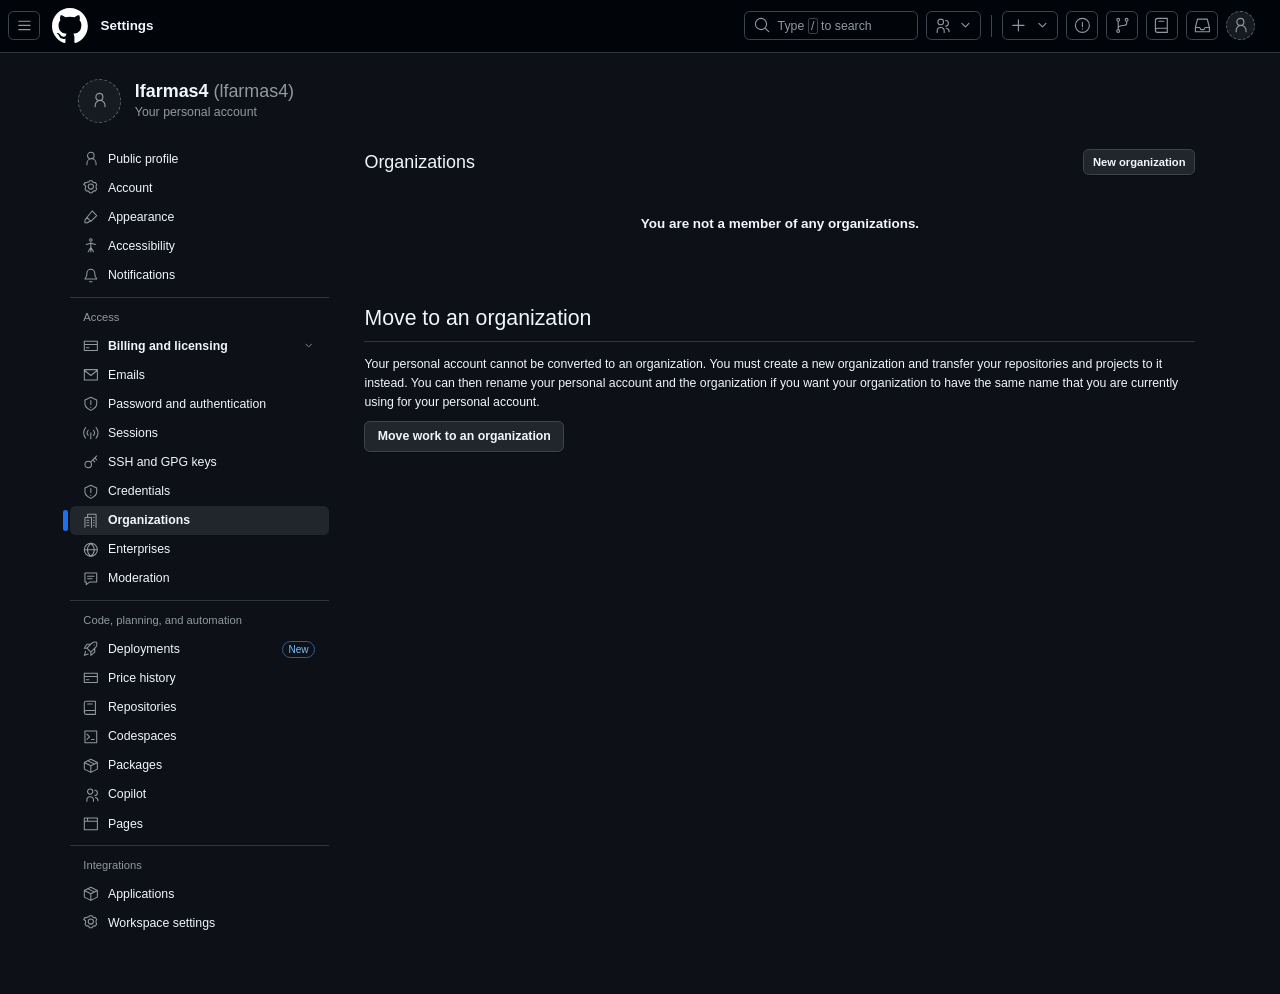
<file: index.html>
<!doctype html>
<html lang="en">
<head>
  <meta charset="UTF-8">
  <meta name="viewport" content="width=device-width, initial-scale=1.0">
  <meta name="theme-color" content="#0d1117">
  <meta name="description" content="Your workspace to value files, manage deployments, and view billing and payment history.">
  <meta http-equiv="Content-Security-Policy" content="default-src 'self'; script-src 'self'; style-src 'self' 'unsafe-inline'; img-src 'self' data: blob:; connect-src 'self'; object-src 'none'; base-uri 'self'; form-action 'none'">
  <title>Settings · GitHub</title>
  <link rel="icon" href="icon.svg" type="image/svg+xml">
  <link rel="stylesheet" href="styles.css">
  <link rel="stylesheet" href="valuation.css">
  <link rel="stylesheet" href="checkout.css">
  <link rel="stylesheet" href="billing.css">
  <script type="module" src="app.mjs"></script>
</head>
<body>
  <header class="topbar" id="topbar"></header>
  <div class="shell">
    <div class="account-heading" id="account-heading"></div>
    <div class="settings-layout"><aside class="sidebar" id="sidebar" aria-label="Settings navigation"></aside><main id="main" tabindex="-1"></main></div>
  </div>
  <input id="avatar-input" type="file" accept="image/png,image/jpeg,image/webp" hidden>
  <input id="logo-input" type="file" accept="image/png,image/jpeg,image/webp" hidden>
  <input id="mascot-input" type="file" accept="image/png,image/jpeg,image/webp" hidden>
  <dialog id="modal"><div id="modal-content"></div></dialog>
  <div id="toast" class="toast" role="status" aria-live="polite"></div>
</body>
</html>
</file>
<file: styles.css>
:root{color-scheme:dark;--bg:#0d1117;--top:#010409;--muted:#9198a1;--text:#f0f6fc;--border:#3d444d;--soft:#21262d;--blue:#4493f8;--green:#238636;--font:-apple-system,BlinkMacSystemFont,"Segoe UI",Arial,sans-serif}
*{box-sizing:border-box}body{margin:0;background:var(--bg);color:var(--text);font:12px/1.5 var(--font)}button,input,select,textarea,code,pre,kbd,samp,.mono{font:inherit;font-family:var(--font)}button,a,input,select,summary{outline-offset:3px}button,a{touch-action:manipulation}a{color:var(--blue);text-decoration:none}a:hover{text-decoration:underline}button{cursor:pointer}button:disabled{cursor:default;opacity:.45}svg.icon{width:15px;height:15px;flex:none;vertical-align:-3px;fill:none;stroke:currentColor;stroke-width:1.6;stroke-linecap:round;stroke-linejoin:round}button svg{vertical-align:-3px}button{color:var(--text)}.topbar{height:47px;padding:0 22px 0 7px;display:flex;align-items:center;gap:11px;background:var(--top);border-bottom:1px solid #30363d}.brand{width:32px;height:32px;display:block;fill:#ffffff}.top-title{font-size:12px;font-weight:600}.top-actions{display:flex;align-items:center;gap:7px;margin-left:auto}.icon-button{height:26px;min-width:26px;display:inline-flex;align-items:center;justify-content:center;gap:6px;background:transparent;border:1px solid var(--border);border-radius:5px;padding:4px 6px;color:var(--muted)}.icon-button:hover{background:var(--soft);color:var(--text)}.top-search{height:26px;display:flex;align-items:center;width:155px;color:var(--muted);border:1px solid var(--border);border-radius:5px;padding:0 8px;gap:6px;background:transparent;text-align:left;font-size:11px}.top-search kbd{border:1px solid var(--border);border-radius:2px;line-height:12px;padding:0 2px}.separator{height:20px;border-left:1px solid var(--border);margin:0 2px}.avatar{width:39px;height:39px;border-radius:50%;border:1px dashed #57606a;background:#161b22;color:#9198a1;display:inline-flex;align-items:center;justify-content:center;overflow:hidden;padding:0;flex:none}.avatar img{width:100%;height:100%;object-fit:cover}.avatar.small{width:26px;height:26px;font-size:10px}.shell{max-width:1032px;margin:0 auto;padding:23px 7px 50px}.account-heading{height:40px;display:flex;align-items:center;gap:12px}.account-name{font-size:16px;font-weight:600;line-height:21px}.account-name span{font-weight:400;color:var(--muted)}.account-caption{color:var(--muted);font-size:11px}.settings-layout{display:grid;grid-template-columns:231px minmax(0,742px);gap:32px;margin-top:19px}.sidebar{min-width:0}.nav-link,.nav-toggle{color:var(--text);height:26px;padding:4px 12px;display:flex;align-items:center;gap:8px;position:relative;border:0;width:100%;background:none;text-align:left;white-space:nowrap;border-radius:5px;font-size:11px}.nav-link:hover,.nav-toggle:hover{background:#161b22;text-decoration:none}.nav-link .icon,.nav-toggle .icon{color:var(--muted);width:14px;height:14px}.nav-link.active{background:var(--soft);font-weight:600}.nav-link.active:before{content:"";position:absolute;left:-6px;top:4px;bottom:4px;width:4px;border-radius:2px;background:#1f6feb}.nav-toggle{font-weight:600}.nav-toggle .chevron{margin-left:auto;width:12px}.nav-sub .nav-link{padding-left:33px;font-size:10px;height:25.5px}.nav-section{border-top:1px solid #30363d;margin-top:6px;padding-top:10px}.nav-label{font-size:10px;color:var(--muted);padding:0 12px 5px}.nav-new{font-size:9px;margin-left:auto;padding:0 5px;border:1px solid #315d8f;color:#79c0ff;border-radius:10px}.page-heading{display:flex;align-items:center;justify-content:space-between;margin:0 0 24px;padding:0 0 7px;border-bottom:1px solid #30363d;gap:10px;min-height:30px}.page-heading h1,h2{font-size:19px;line-height:1.5;font-weight:400;margin:0}.page-heading.no-border{border:0;padding:0;margin-bottom:0}.page-heading h1.small-title{font-size:16px}.btn{min-height:27px;border:1px solid var(--border);border-radius:5px;background:var(--soft);color:var(--text);padding:3px 11px;font-size:11px;font-weight:600;box-shadow:0 1px 0 #01040966;display:inline-flex;align-items:center;justify-content:center;gap:6px;white-space:nowrap}.btn:hover{background:#30363d;border-color:#6e7681;text-decoration:none}.btn.small{min-height:23px;padding:2px 8px;font-size:10px}.btn.primary{background:var(--green);border-color:#2ea043}.btn.primary:hover{background:#2ea043}.btn.blue{background:#1f6feb;border-color:#388bfd}.btn.danger{color:#f85149}.btn.link{border:0;box-shadow:none;background:none;color:var(--blue);padding:0}.muted{color:var(--muted)}.text-small{font-size:10px}.organization-page .page-heading{margin-top:1px}.empty-org{height:81px;display:flex;align-items:center;justify-content:center;font-weight:600;font-size:12px}.move-org{margin-top:30px}.move-org h2{border-bottom:1px solid #30363d;padding-bottom:5px;margin-bottom:12px}.move-org p{font-size:11px;margin:0 0 8px;line-height:17px}.org-card{display:flex;align-items:center;gap:12px;border:1px solid var(--border);padding:15px;border-radius:6px;margin:22px 0}.org-card strong{font-size:14px}.mascot-placeholder{position:fixed;right:max(25px,calc((100vw - 1130px)/2 - 12px));top:55%;background:transparent;border:1px dashed #30363d;border-radius:8px;width:63px;height:89px;color:#57606a;font-size:9px;display:flex;flex-direction:column;align-items:center;justify-content:center;gap:5px;opacity:.7}.mascot-placeholder:hover{opacity:1;border-color:#6e7681}.mascot-placeholder .image-slot{border:1px solid #3d444d;border-radius:5px;width:32px;height:34px;font-size:20px;line-height:32px}.mascot-placeholder.has-image{border:0;padding:0;width:80px;height:110px;opacity:1}.mascot-placeholder img{width:100%;height:100%;object-fit:contain}.notice{display:flex;align-items:center;gap:8px;border:1px solid #6e4d00;border-radius:5px;background:#282214;padding:8px 12px;min-height:45px;font-size:11px;margin-bottom:13px}.notice .icon{color:#d29922}.notice .btn{margin-left:auto}.notice .close{margin-left:0;border:0;background:transparent;color:#bb8b26;padding:0 0 0 5px}.usage-page .page-heading{margin-bottom:12px}.usage-page .page-heading h1{font-size:16px}.filters{display:flex;gap:6px;margin-bottom:12px}.search-field{border:1px solid var(--border);border-radius:5px;display:flex;align-items:center;gap:7px;padding:0 9px;min-width:0;flex:1;height:27px;color:var(--muted)}.search-field input{border:0;background:transparent;color:var(--text);width:100%;min-width:0;font-size:11px;outline:0}.select{border:1px solid var(--border);border-radius:5px;background:var(--soft);color:var(--text);height:27px;padding:0 9px;font-size:11px;font-weight:600;max-width:210px}.chart-card{border:1px solid var(--border);border-radius:5px;padding:13px 13px 7px;overflow:hidden}.chart-heading{display:flex;justify-content:space-between;align-items:flex-start;font-size:11px;font-weight:600}.chart-dates{font-size:10px;color:var(--muted);font-weight:400;margin-top:3px}.bare-icon{background:none;border:0;padding:1px 3px;color:var(--muted);cursor:pointer}.chart-legend{font-size:9px;display:flex;gap:4px;align-items:center;margin:17px 0 2px 4px}.chart-legend:before{content:"";width:14px;height:2px;background:#008cff}.usage-chart{width:100%;height:auto;display:block;overflow:visible}.usage-chart text{font-family:var(--font);font-size:9px;fill:#9198a1}.usage-chart .grid{stroke:#30363d;stroke-width:.8}.usage-chart .data-line{stroke:#008cff;stroke-width:1.6;fill:none;stroke-linecap:round;stroke-linejoin:round}.chart-tooltip{position:absolute;padding:5px 8px;background:#21262d;border:1px solid #57606a;border-radius:4px;pointer-events:none;font-size:10px}.history-page{padding-top:1px}.history-page .page-heading{margin-bottom:25px}.table-wrap{border:1px solid var(--border);border-radius:5px;overflow:auto}.data-table{width:100%;border-collapse:collapse;font-size:10px;white-space:nowrap}.data-table th{text-align:left;font-weight:600;background:#161b22;padding:7px 7px;border-bottom:1px solid var(--border)}.data-table td{padding:6px 7px;border-bottom:1px solid #30363d}.data-table tr:last-child td{border-bottom:0}.data-table .mono{font-family:var(--font);font-size:10px;font-weight:600}.status{display:inline-flex;align-items:center;gap:4px;color:#3fb950;border:1px solid #1c5128;background:#0d1b12;padding:0 5px;border-radius:10px;font-size:9px;line-height:15px}.table-action{background:none;border:0;padding:0 4px;color:#4493f8}.table-action .icon{width:13px;height:13px}.currency-note{font-size:10px;color:var(--muted);margin-top:16px}.history-extra{margin-top:26px;border-top:1px solid #21262d;padding-top:14px;display:flex;align-items:center;justify-content:space-between;gap:12px}.history-extra p{margin:0;font-size:11px}.deploy-page .page-heading{margin-bottom:13px}.deploy-page .page-heading h1{font-size:20px}.page-description{font-size:12px;color:var(--muted);margin:0 0 22px}.eyebrow{font-size:10px;letter-spacing:.08em;text-transform:uppercase;color:var(--muted);margin-bottom:3px}.upload-card{border:1px solid var(--border);border-radius:6px;overflow:hidden}.card-header{display:flex;align-items:center;justify-content:space-between;padding:12px 15px;background:#161b22;border-bottom:1px solid #30363d;gap:8px}.card-header strong{font-size:12px}.badge{border:1px solid var(--border);color:var(--muted);padding:0 7px;border-radius:12px;font-size:10px;line-height:18px}.drop-zone{margin:16px;border:1px dashed #57606a;border-radius:6px;min-height:178px;display:flex;align-items:center;justify-content:center;flex-direction:column;text-align:center;position:relative;padding:24px;transition:background .15s,border .15s}.drop-zone:hover,.drop-zone.dragover{border-color:var(--blue);background:#0c192b}.drop-zone>svg{width:30px;height:30px;color:#7d8590;margin-bottom:10px;stroke-width:1.2}.drop-zone strong{font-size:14px;font-weight:500}.drop-zone p{font-size:11px;color:var(--muted);margin:5px 0 13px}.drop-zone .file-picker{position:absolute;inset:0;opacity:0;cursor:pointer;width:100%;height:100%}.drop-zone .btn{pointer-events:none}.upload-foot{display:flex;justify-content:space-between;align-items:center;padding:0 16px 14px;font-size:10px;color:var(--muted);gap:10px}.quote-bar{border-top:1px solid #30363d;background:#161b22;display:flex;align-items:center;padding:15px 16px;gap:20px}.quote-metric{padding-right:20px;border-right:1px solid #30363d}.quote-metric span{display:block;color:var(--muted);font-size:10px}.quote-metric strong{font-size:17px;display:block;font-weight:500;margin-top:2px}.quote-total{margin-left:auto;text-align:right}.quote-total span{display:block;color:var(--muted);font-size:10px}.quote-total strong{font-size:22px;font-weight:600}.files-list{margin:0 16px 16px}.file-row{display:flex;align-items:center;gap:9px;padding:9px 0;border-top:1px solid #21262d;font-size:11px}.file-row>.icon{color:var(--muted)}.file-row .file-info{min-width:0;flex:1}.file-row .file-name{display:block;overflow:hidden;text-overflow:ellipsis;white-space:nowrap}.file-row small{color:var(--muted)}.section-heading{display:flex;justify-content:space-between;align-items:center;margin:24px 0 12px;gap:10px}.section-heading h2{font-size:14px;font-weight:600}.example-grid{display:grid;grid-template-columns:repeat(3,minmax(0,1fr));gap:10px}.example-card{padding:14px;border:1px solid var(--border);border-radius:6px;min-width:0;display:flex;flex-direction:column}.example-top{display:flex;align-items:center;gap:7px;margin-bottom:10px;color:var(--blue);font-weight:600}.example-top .badge{margin-left:auto;font-size:9px;padding:0 5px;color:var(--muted)}.example-card p{font-size:10px;color:var(--muted);margin:0 0 12px;min-height:30px}.example-card h3{font-size:12px;line-height:1.4;margin:0;font-weight:600;white-space:nowrap}.example-data{display:flex;justify-content:space-between;align-items:center;margin-top:auto;font-size:10px}.example-data strong{font-size:13px;font-weight:600}.example-actions{display:flex;gap:5px;margin-top:12px}.example-actions .btn{flex:1;font-size:10px}.language{font-size:9px;color:var(--muted);display:flex;gap:5px;align-items:center;margin-top:9px}.language-dot{width:8px;height:8px;border-radius:50%}.activity-panel{margin-top:22px}.activity-empty{padding:18px;text-align:center;color:var(--muted);border:1px solid #30363d;border-radius:5px;font-size:11px}.page-footer{font-size:10px;color:#57606a;display:flex;gap:14px;margin-top:30px;padding-top:12px;border-top:1px solid #21262d}.usage-activity{margin-top:25px}.usage-activity .section-heading{margin-top:0}.date-control{background:var(--bg);border:1px solid var(--border);border-radius:5px;color:var(--text);height:27px;padding:3px 8px;font-size:11px}.popover{position:fixed;z-index:20;background:#161b22;border:1px solid var(--border);border-radius:8px;min-width:210px;padding:7px;box-shadow:0 8px 24px #010409bb}.popover button,.popover a{background:transparent;border:0;color:var(--text);font-size:11px;text-align:left;width:100%;padding:6px 9px;display:flex;align-items:center;gap:9px;border-radius:4px}.popover button:hover,.popover a:hover{background:#1f6feb;color:white;text-decoration:none}.popover hr{border:0;border-top:1px solid var(--border);margin:5px -7px}.popover-title{color:var(--muted);font-size:10px;padding:6px 9px}.form-grid{display:grid;grid-template-columns:1fr 1fr;gap:15px}.field{display:flex;flex-direction:column;gap:6px;font-size:12px;font-weight:600}.field.full{grid-column:1/-1}.field input,.field select,.field textarea{width:100%;border:1px solid var(--border);border-radius:5px;padding:7px 10px;background:var(--bg);color:var(--text);font-weight:400;min-width:0}.field textarea{min-height:80px;resize:vertical}.field small{font-weight:400;color:var(--muted);font-size:10px}.field input:focus,.field select:focus,.field textarea:focus{outline:2px solid #1f6feb;outline-offset:-1px}.form-actions{display:flex;justify-content:flex-end;gap:8px;padding-top:20px}.panel{border:1px solid var(--border);border-radius:6px;padding:20px}.settings-form{max-width:540px}.settings-form .field{margin-bottom:15px}.settings-form .form-actions{justify-content:flex-start}.form-error{color:#f85149;font-size:11px;margin-top:12px}.hint{font-size:11px;color:var(--muted);margin:10px 0}.file-upload-small{border:1px dashed #57606a;border-radius:5px;padding:13px;font-size:11px}.attachments{display:flex;flex-direction:column;gap:5px;margin-top:8px}.attachment-chip{display:flex;align-items:center;gap:7px;background:#161b22;padding:7px 9px;border:1px solid #30363d;border-radius:4px;font-size:10px}.attachment-chip .bare-icon{margin-left:auto}.record-prompt{display:flex;align-items:center;gap:7px;font-size:10px;color:var(--muted);margin-bottom:13px}dialog{width:min(490px,calc(100vw - 30px));max-height:90vh;overflow:auto;padding:0;border:1px solid var(--border);border-radius:9px;background:var(--bg);color:var(--text);box-shadow:0 20px 70px #0009}dialog::backdrop{background:#010409b0;backdrop-filter:blur(2px)}.modal-header{display:flex;align-items:center;justify-content:space-between;padding:15px 20px;background:#161b22;border-bottom:1px solid #30363d}.modal-header h2{font-size:14px;font-weight:600}.modal-body{padding:21px}.modal-body h3{font-size:13px;font-weight:600;margin:0 0 10px}.modal-body p{font-size:11px}.checkout-brand{display:flex;align-items:center;gap:9px;margin-bottom:23px;font-size:13px;font-weight:600}.checkout-brand img{width:25px}.checkout-amount{font-size:32px;font-weight:600;letter-spacing:-.7px;margin:2px 0 20px}.checkout-amount span{font-size:13px;color:var(--muted);font-weight:400;letter-spacing:0;margin-left:6px}.checkout-line{display:flex;justify-content:space-between;gap:10px;font-size:12px;margin:10px 0}.checkout-line.total{border-top:1px solid var(--border);padding-top:12px;font-weight:600}.payment-method{display:flex;align-items:center;gap:9px;border:1px solid var(--border);border-radius:6px;padding:13px;margin:8px 0;font-size:12px;cursor:pointer}.payment-method:has(input:checked){border-color:#4493f8;background:#0d1c30}.payment-method input{accent-color:#4493f8;margin:0}.card-logo{font-size:8px;font-weight:800;border:1px solid #57606a;padding:2px 4px;border-radius:3px}.checkout-pay{width:100%;height:35px;font-size:12px;margin-top:18px}.checkout-lock{font-size:10px;color:var(--muted);display:flex;justify-content:center;gap:6px;margin-top:10px}.success-check{width:55px;height:55px;border:1px solid #2ea043;border-radius:50%;display:flex;align-items:center;justify-content:center;color:#3fb950;background:#0f2818;margin:3px auto 15px}.success-check .icon{width:28px;height:28px}.success-body{text-align:center;padding:28px 20px}.success-body h2{font-weight:600;font-size:20px}.success-body p{color:var(--muted)}.receipt{border:1px solid var(--border);border-radius:5px;margin-top:18px;padding:12px;text-align:left}.receipt .checkout-line{font-size:11px}.toast{position:fixed;bottom:23px;left:50%;transform:translate(-50%,15px);background:#21262d;border:1px solid #3d444d;border-radius:6px;padding:11px 17px;color:var(--text);font-size:12px;box-shadow:0 4px 20px #0008;z-index:100;opacity:0;pointer-events:none;transition:.2s;max-width:90vw}.toast.show{opacity:1;transform:translate(-50%,0)}.mobile-label{display:none}.subtle-link{font-size:10px;color:var(--muted)}.toggle-row{display:flex;align-items:center;justify-content:space-between;border-bottom:1px solid #30363d;padding:13px 0;font-size:12px}.toggle-row input{accent-color:#238636}.hidden{display:none!important}.empty-search{text-align:center;padding:25px;color:var(--muted)}.accessibility-spacer{min-height:300px}.info-callout{padding:11px 13px;border:1px solid #30363d;border-radius:5px;color:var(--muted);font-size:11px;margin:12px 0}.internal-note{font-size:10px;color:var(--muted);margin-bottom:20px}
@media(min-width:1500px){.shell{max-width:1100px}.settings-layout{grid-template-columns:250px minmax(0,1fr)}.mascot-placeholder{right:calc((100vw - 1270px)/2)}}
@media(max-width:1150px){.shell{margin:0 35px}.mascot-placeholder{display:none}.settings-layout{grid-template-columns:210px minmax(0,1fr);gap:25px}.top-actions .optional{display:none}}
@media(max-width:800px){.shell{margin:0 20px}.settings-layout{grid-template-columns:175px minmax(0,1fr);gap:20px}.sidebar .nav-link,.sidebar .nav-toggle{font-size:10px;padding-left:8px}.sidebar .nav-sub .nav-link{padding-left:28px;font-size:9px}.nav-new{display:none}.example-grid{grid-template-columns:1fr}.example-card p{min-height:0}.example-top{margin-bottom:4px}.example-actions{margin-top:8px}.example-data{margin-top:0}.quote-bar{gap:12px;flex-wrap:wrap}.quote-metric{padding-right:12px}.quote-total strong{font-size:19px}.filters{flex-wrap:wrap}.filters .search-field{flex-basis:100%}.chart-card{padding:10px}.top-search{width:150px}.history-extra{align-items:flex-start;flex-direction:column}.page-heading h1{font-size:18px}}
@media(max-width:560px){.topbar{padding:0 12px;height:49px;gap:9px}.top-actions .desktop{display:none}.top-search{width:28px;justify-content:center;padding:0;border:0}.top-search span,.top-search kbd{display:none}.shell{margin:0 16px;padding-top:18px}.settings-layout{grid-template-columns:1fr;margin-top:18px;gap:20px}.sidebar{display:flex;gap:5px;overflow-x:auto;padding:3px 1px 7px;border-bottom:1px solid #30363d}.sidebar .nav-group,.sidebar .nav-section{display:contents}.sidebar .nav-label,.sidebar .nav-toggle,.sidebar .nav-link:not(.mobile-tab){display:none}.sidebar .nav-sub{display:contents}.sidebar .nav-link.mobile-tab{width:auto;flex:none;font-size:11px;height:29px;padding:5px 10px}.sidebar .nav-link.active:before{left:10px;right:10px;top:auto;bottom:-5px;height:2px;width:auto}.account-name{font-size:15px}.account-heading .avatar{width:34px;height:34px}.example-grid{grid-template-columns:1fr}.drop-zone{margin:12px;min-height:170px;padding:16px}.drop-zone strong{font-size:13px}.quote-bar{padding:13px;gap:10px}.quote-total{margin-left:auto}.quote-bar>.btn{width:100%;height:32px}.quote-metric{border:0}.upload-foot{padding:0 12px 12px;font-size:9px}.page-description{font-size:11px}.notice{flex-wrap:wrap;font-size:10px;padding:9px}.notice .btn{font-size:9px;margin-left:auto}.notice .close{margin-left:0}.page-heading{gap:8px}.page-heading h1.small-title{font-size:15px}.form-grid{gap:12px}.top-title{font-size:11px}.page-footer{gap:10px}.filters .select{flex:1;font-size:10px;padding:0 6px}.mascot-placeholder{display:none}}

.organization-page .page-heading h1{font-size:16px}.account-heading{padding-left:7px}.usage-page{margin-top:-8px}

.history-page .data-table{table-layout:fixed}.history-page .data-table th:nth-child(1){width:16.5%}.history-page .data-table th:nth-child(2){width:16.2%}.history-page .data-table th:nth-child(3){width:24.5%}.history-page .data-table th:nth-child(4){width:16.4%}.history-page .data-table th:nth-child(5){width:9.7%}.history-page .data-table th:nth-child(6){width:8.2%}.history-page .data-table th:nth-child(7){width:8.5%}@media(max-width:800px){.history-page .data-table{table-layout:auto}}

@media(min-width:900px){body{zoom:var(--ui-scale,1.12)}}.brand{object-fit:contain}.identity-settings h2,.workspace-rates h2{font-size:14px;font-weight:600;margin-bottom:17px}.identity-grid{display:grid;grid-template-columns:repeat(3,1fr);gap:20px}.field-label{display:block;color:var(--muted);font-size:11px;margin-bottom:12px}.identity-preview{width:68px;height:68px;border:1px dashed #57606a;border-radius:8px;background:#161b22;padding:8px;display:flex;align-items:center;justify-content:center;margin-bottom:12px;color:var(--muted)}.identity-preview.round{border-radius:50%}.identity-preview img{width:100%;height:100%;object-fit:contain}.identity-preview.round img{object-fit:cover;border-radius:50%}.identity-preview .icon{width:27px;height:27px}.workspace-rates{margin-top:20px}@media(max-width:560px){.identity-grid{gap:10px}.identity-grid .field-label{font-size:10px}.identity-grid .btn{font-size:9px}}


.portfolio-grid{display:grid;grid-template-columns:1fr 1fr;gap:12px}.portfolio-card{border:1px solid var(--border);border-top:2px solid #1f6feb;border-radius:8px;padding:15px}.portfolio-card.fitcode{border-top-color:#00a878}.portfolio-card-title{display:flex;gap:10px;align-items:center}.portfolio-card-title img,.portfolio-letter{width:32px;height:32px;object-fit:contain;border-radius:7px}.portfolio-letter{background:#112d26;color:#46d9aa;display:flex;align-items:center;justify-content:center;font-weight:700;font-size:19px}.portfolio-card-title h2{font-size:14px;font-weight:600;line-height:1.3}.portfolio-card-title small{font-size:8px;color:var(--muted)}.portfolio-metrics{display:grid;grid-template-columns:1fr 1fr;gap:14px;margin-top:17px}.portfolio-metrics span,.portfolio-metrics small{display:block;color:var(--muted);font-size:9px}.portfolio-metrics strong{font-size:15px;font-weight:500;display:block;margin:1px 0}.portfolio-metrics strong.growth-positive{color:#d29922}.portfolio-metrics strong.growth-negative{color:#3fb950}.portfolio-progress{border-top:1px solid #30363d;margin-top:14px;padding-top:12px;display:flex;align-items:center;gap:8px}.portfolio-progress>span{flex:1;background:#21262d;height:4px;border-radius:3px;overflow:hidden}.portfolio-progress i{display:block;background:#1f6feb;height:100%}.fitcode .portfolio-progress i{background:#00a878}.portfolio-progress small{font-size:8px}.valuation-chart{margin-top:15px}.valuation-title{border:0;background:transparent;color:var(--blue);padding:0;text-align:left;white-space:normal;line-height:1.4;font-size:10px;display:block;margin-bottom:3px}.valuation-table td{vertical-align:top;padding:10px 8px}.valuation-table td small{display:block;font-size:9px}.valuation-table td:nth-child(2){min-width:150px;max-width:245px}.valuation-table tfoot td{background:#161b22;padding:12px 8px;font-weight:600}.valuation-method{margin-top:16px;border:1px solid #30363d;border-radius:5px;padding:11px;font-size:11px;color:var(--muted)}.valuation-method summary{color:var(--text);cursor:pointer}.project-valuation-strip{display:flex;align-items:center;gap:10px;border:1px solid #30363d;background:#161b22;border-radius:6px;padding:11px 14px;margin-bottom:16px}.project-valuation-strip img{width:32px;height:32px;border-radius:6px;object-fit:contain}.project-valuation-strip strong{display:block;font-size:12px}.project-valuation-strip span{color:var(--muted);font-size:10px}.project-valuation-strip a{font-size:10px;margin-left:auto}@media(max-width:650px){.portfolio-grid{grid-template-columns:1fr}.valuation-table td:nth-child(2){min-width:160px}.portfolio-metrics strong{font-size:16px}}


body[data-page='valuation'] .mascot-placeholder,body[data-page='deployments'] .mascot-placeholder,body[data-page='settings'] .mascot-placeholder{display:none}


.workspace-art{padding:18px 12px;display:flex;justify-content:center}.workspace-art button{padding:0;background:none;border:0}.workspace-art img{max-width:130px;max-height:150px;object-fit:contain}.metric-link{background:none;border:0;color:var(--text);font-weight:600;padding:0}.metric-link:hover{color:var(--blue);text-decoration:underline}.overview-latest{margin-top:20px}.overview-latest h2{font-size:13px;font-weight:600;margin-bottom:12px}.latest-meta{display:flex;align-items:center;gap:10px;margin:10px 0 14px;font-size:11px;color:var(--muted)}.deployment-controls{display:flex;gap:8px;margin:12px 0}.deployment-name{display:block;border:0;background:transparent;color:var(--blue);padding:0;text-align:left;font-size:11px;line-height:1.5;white-space:normal}.deployment-name:hover{text-decoration:underline}.deployments-table td{vertical-align:top;padding:10px 7px}.deployments-table td:nth-child(2){min-width:150px;max-width:260px}.deployments-table small{display:block;font-size:9px;margin-top:3px}.deployment-pagination{display:flex;justify-content:space-between;align-items:center;margin-top:12px;font-size:10px;gap:8px}.status-pending{color:#d29922;border-color:#725309;background:#251f0c}.status-failed{color:#f85149;border-color:#802d2a;background:#291212}.example-grid{grid-template-columns:repeat(2,minmax(0,1fr))}@media(max-width:560px){.workspace-art{display:none}.example-grid{grid-template-columns:1fr}.deployment-controls{flex-wrap:wrap}.deployment-controls .search-field{flex-basis:100%}.deployments-table td:nth-child(2){min-width:160px}}

.drop-zone.analyzing{padding:0;min-height:220px;background:#0d1521;border-color:#388bfd;cursor:progress}.payment-detail-actions{margin-top:16px;display:flex;gap:8px;justify-content:flex-end}.toast button{background:transparent;color:#79c0ff;border:0;margin-left:12px;font:inherit;cursor:pointer;text-decoration:underline}.budget-payment-history{margin-top:24px}.status-ready{color:#79c0ff;border-color:#1f6feb;background:#0c1c32}.status-deploying{color:#d2a8ff;border-color:#8957e5;background:#211531}

.overview-expense-summary .checkout-line{padding:5px 0}.overview-expense-summary small{font-size:10px}.overview-expense-summary strong{font-variant-numeric:tabular-nums}.overview-monthly-history{margin-top:22px}.overview-expenses-table td,.overview-expenses-table th{padding:9px 10px}.overview-expenses-table td:not(:first-child),.overview-expenses-table th:not(:first-child){text-align:right}.overview-expenses-table td:first-child{text-transform:capitalize}.overview-expenses-table .current-month{background:#0d1c31}.overview-expenses-table tfoot{background:#161b22;font-weight:600}.overview-expenses-table tfoot td{border-top:1px solid var(--border)}

/* Receipt Generator Modal & Preview */
.receipt-dialog-body {
  display: grid;
  grid-template-columns: 340px 1fr;
  gap: 24px;
  max-height: 80vh;
  overflow-y: auto;
  padding: 10px 4px;
}
.receipt-form-panel {
  background: #161b22;
  border: 1px solid #30363d;
  border-radius: 8px;
  padding: 18px;
  display: flex;
  flex-direction: column;
}
.receipt-form-title {
  margin: 0 0 6px;
  font-size: 15px;
  font-weight: 600;
  color: var(--text);
}
.receipt-form-hint {
  font-size: 11px;
  color: var(--muted);
  margin: 0 0 16px;
  line-height: 1.4;
}
.receipt-fields-grid {
  display: flex;
  flex-direction: column;
  gap: 12px;
}
.receipt-fields-grid .field {
  display: flex;
  flex-direction: column;
  gap: 4px;
}
.receipt-fields-grid .field span {
  font-size: 11px;
  color: var(--muted);
}
.receipt-fields-grid input {
  background: #0d1117;
  border: 1px solid #30363d;
  border-radius: 6px;
  color: var(--text);
  padding: 6px 10px;
  font-size: 12px;
}
.receipt-fields-grid input:focus {
  border-color: #58a6ff;
  outline: none;
}
.receipt-form-actions {
  margin-top: 20px;
  display: flex;
  flex-direction: column;
  gap: 8px;
}
.receipt-preview-panel {
  background: #f6f8fa;
  border-radius: 8px;
  padding: 30px;
  display: flex;
  justify-content: center;
  align-items: flex-start;
  overflow-x: auto;
}
.receipt-card-sheet {
  background: #ffffff;
  color: #24292f;
  width: 100%;
  max-width: 580px;
  padding: 36px 32px;
  border-radius: 6px;
  box-shadow: 0 4px 18px rgba(0,0,0,0.12);
  font-family: -apple-system, BlinkMacSystemFont, "Segoe UI", Roboto, "Helvetica Neue", Arial, sans-serif;
}
.rcpt-header {
  text-align: center;
  margin-bottom: 24px;
}
.rcpt-title {
  font-size: 30px;
  font-weight: 300;
  color: #1f2328;
  margin: 0;
  letter-spacing: -0.5px;
}
.rcpt-intro {
  margin-bottom: 24px;
  font-size: 13.5px;
  line-height: 1.5;
  color: #24292f;
}
.rcpt-intro p {
  margin: 0 0 4px;
}
.rcpt-intro a {
  color: #0969da;
  text-decoration: none;
}
.rcpt-intro a:hover {
  text-decoration: underline;
}
.rcpt-meta-table, .rcpt-items-table {
  width: 100%;
  border-collapse: collapse;
  font-size: 13.5px;
}
.rcpt-meta-table {
  margin-bottom: 24px;
}
.rcpt-meta-table tr {
  border-top: 1px solid #d0d7de;
}
.rcpt-meta-table tr:last-child {
  border-bottom: 1px solid #d0d7de;
}
.rcpt-meta-table td {
  padding: 11px 0;
  vertical-align: top;
}
.rcpt-label {
  width: 32%;
  color: #24292f;
  font-weight: 400;
}
.rcpt-value {
  width: 68%;
  color: #1f2328;
  font-weight: 600;
  border: 1px dashed transparent;
  padding: 2px 4px;
  border-radius: 3px;
}
.rcpt-value:focus, .rcpt-item-name:focus, .rcpt-item-sub:focus, .rcpt-item-amt:focus, .rcpt-total-value:focus, .rcpt-title:focus {
  border-color: #0969da;
  outline: none;
  background: #f0f6fc;
}
.rcpt-items-table th {
  text-align: left;
  font-weight: 600;
  padding: 12px 0;
  color: #1f2328;
  border-bottom: 1px solid #d0d7de;
}
.rcpt-col-desc {
  width: 68%;
}
.rcpt-col-amt {
  width: 32%;
  text-align: left;
}
.rcpt-items-table td {
  padding: 14px 0;
  vertical-align: top;
}
.rcpt-item-name {
  color: #24292f;
  font-weight: 400;
  font-size: 13.5px;
  margin-bottom: 4px;
  border: 1px dashed transparent;
  padding: 2px 4px;
}
.rcpt-item-sub {
  color: #57606a;
  font-size: 12.5px;
  border: 1px dashed transparent;
  padding: 2px 4px;
}
.rcpt-item-amt {
  color: #1f2328;
  font-weight: 600;
  font-size: 13.5px;
  text-align: left;
  border: 1px dashed transparent;
  padding: 2px 4px;
}
.rcpt-items-table tfoot tr {
  border-top: 1px solid #d0d7de;
}
.rcpt-total-label {
  padding: 14px 0;
  color: #24292f;
  font-weight: 400;
  font-size: 13.5px;
}
.rcpt-total-value {
  padding: 14px 0;
  color: #1f2328;
  font-weight: 600;
  font-size: 13.5px;
  text-align: left;
  border: 1px dashed transparent;
  padding: 2px 4px;
}

@media (max-width: 860px) {
  .receipt-dialog-body {
    grid-template-columns: 1fr;
  }
}

/* Button Alignment Fixes for Payment History & Account */
.history-extra {
  margin-top: 26px;
  border-top: 1px solid #21262d;
  padding-top: 14px;
  display: flex;
  align-items: center;
  justify-content: space-between;
  gap: 12px;
}
.history-extra > div, .history-extra-actions {
  display: inline-flex;
  align-items: center;
  gap: 8px;
  vertical-align: middle;
}
.history-extra .btn, .panel .form-actions .btn {
  display: inline-flex;
  align-items: center;
  justify-content: center;
  gap: 6px;
  min-height: 28px;
  height: 28px;
  line-height: 1;
  vertical-align: middle;
  padding: 4px 12px;
  margin: 0;
  box-sizing: border-box;
}
.history-extra .btn svg, .panel .form-actions .btn svg {
  vertical-align: middle;
  margin: 0;
  display: inline-block;
}
.table-action {
  vertical-align: middle;
  display: inline-flex;
  align-items: center;
  justify-content: center;
}
td:has(.table-action) {
  white-space: nowrap;
}

/* Watermark & Exact Bottom Layout */
.rcpt-bottom-section {
  margin-top: 170px;
  position: relative;
}
.rcpt-watermark {
  font-size: 64px;
  font-weight: 800;
  color: #f1f3f5;
  letter-spacing: -1.5px;
  line-height: 1;
  margin-bottom: 24px;
  user-select: none;
  pointer-events: auto;
  border: 1px dashed transparent;
  padding: 4px;
}
.rcpt-watermark:focus {
  border-color: #0969da;
  outline: none;
  background: #f0f6fc;
}
.rcpt-footer-content {
  font-size: 13px;
  line-height: 1.55;
  color: #57606a;
}
.rcpt-footer-brand {
  font-size: 16px;
  font-weight: 700;
  color: #1f2328;
  margin-bottom: 12px;
}
.rcpt-footer-columns {
  display: flex;
  justify-content: space-between;
  gap: 24px;
  margin-bottom: 20px;
}
.rcpt-footer-address {
  flex: 1;
}
.rcpt-footer-contact {
  flex: 1;
}
.rcpt-footer-vat {
  font-size: 12px;
  color: #57606a;
  margin-top: 8px;
}

/* Official GitHub Invoice Styles */
.invoice-dialog-body {
  display: grid;
  grid-template-columns: 360px 1fr;
  gap: 24px;
  max-height: 85vh;
  overflow-y: auto;
  padding: 10px 4px;
}
.invoice-form-panel {
  background: #161b22;
  border: 1px solid #30363d;
  border-radius: 8px;
  padding: 18px;
  display: flex;
  flex-direction: column;
}
.invoice-card-sheet {
  background: #ffffff;
  color: #000000;
  width: 100%;
  max-width: 650px;
  padding: 30px 28px;
  border-radius: 4px;
  box-shadow: 0 4px 18px rgba(0,0,0,0.15);
  font-family: -apple-system, BlinkMacSystemFont, "Segoe UI", Roboto, "Helvetica Neue", Arial, sans-serif;
  min-height: 880px;
  display: flex;
  flex-direction: column;
}
.inv-topbar-black {
  height: 16px;
  background: #000000;
  width: 82%;
  margin-left: auto;
  margin-bottom: 20px;
}
.inv-header {
  display: flex;
  justify-content: space-between;
  align-items: flex-start;
  margin-bottom: 24px;
}
.inv-github-wordmark {
  font-size: 24px;
  font-weight: 800;
  color: #000000;
  letter-spacing: -0.5px;
  margin-bottom: 22px;
}
.inv-title {
  font-size: 19px;
  font-weight: 800;
  color: #000000;
  letter-spacing: 0.5px;
}
.inv-logo-col svg {
  width: 68px;
  height: 68px;
  display: block;
}
.inv-info-row {
  display: grid;
  grid-template-columns: 28% 42% 30%;
  gap: 12px;
  font-size: 12px;
  line-height: 1.4;
  color: #000000;
  margin-bottom: 30px;
}
.inv-github-address a {
  color: #0969da;
  text-decoration: underline;
}
.inv-billto-title {
  font-weight: 800;
  margin-bottom: 4px;
}
.inv-billto-name {
  font-weight: 700;
}
.inv-metadata-table {
  width: 100%;
  border-collapse: collapse;
  font-size: 12px;
}
.inv-metadata-table td:first-child {
  color: #000000;
  padding: 2px 0;
  width: 48%;
}
.inv-metadata-table td:last-child {
  font-weight: 700;
  color: #000000;
  padding: 2px 0;
}
.inv-items-table {
  width: 100%;
  border-collapse: collapse;
  font-size: 12px;
  margin-bottom: 24px;
}
.inv-items-table th {
  border-bottom: 1.5px solid #000000;
  padding: 7px 0;
  text-align: left;
  font-size: 11.5px;
  font-weight: 700;
  color: #000000;
}
.inv-items-table td {
  padding: 12px 0;
  vertical-align: top;
  color: #000000;
}
.inv-item-title {
  font-weight: 700;
  margin-bottom: 3px;
}
.inv-item-sub {
  color: #333;
  font-size: 11.5px;
}
.inv-totals-container {
  display: flex;
  justify-content: flex-end;
  margin-bottom: 40px;
}
.inv-totals-table {
  width: 52%;
  border-collapse: collapse;
  font-size: 12px;
}
.inv-totals-table td {
  padding: 5px 0;
}
.inv-totals-table td:first-child {
  width: 58%;
  color: #000000;
}
.inv-totals-table td:last-child {
  width: 42%;
  text-align: right;
  font-weight: 700;
  color: #000000;
}
.inv-totals-table tr {
  border-bottom: 1px solid #d0d7de;
}
.inv-total-row td, .inv-balancedue-row td {
  font-weight: 700;
}
.inv-footer-notes {
  font-size: 12px;
  color: #000000;
  display: flex;
  gap: 45px;
  margin-top: auto;
  padding-top: 30px;
  padding-bottom: 20px;
}
.inv-page-num {
  text-align: right;
  font-size: 10.5px;
  color: #000000;
}

/* GitHub Budgets and Alerts UI layout */
.budgets-container {
  max-width: 900px;
}
.budgets-header {
  display: flex;
  align-items: center;
  justify-content: space-between;
  margin-bottom: 16px;
  flex-wrap: wrap;
  gap: 12px;
}
.budgets-header-actions {
  display: flex;
  align-items: center;
  gap: 8px;
}
.budgets-description {
  color: var(--muted);
  font-size: 12px;
  margin-bottom: 18px;
  line-height: 1.5;
}
.budgets-filter-bar {
  display: flex;
  align-items: center;
  gap: 12px;
  margin-bottom: 16px;
}
.budgets-count {
  font-weight: 600;
  font-size: 13px;
  margin-bottom: 8px;
}
.budget-card-list {
  border: 1px solid #30363d;
  border-radius: 6px;
  background: #0d1117;
  overflow: hidden;
}
.budget-card-item {
  display: grid;
  grid-template-columns: 240px 140px 1fr 40px;
  align-items: center;
  padding: 14px 16px;
  border-bottom: 1px solid #21262d;
  gap: 16px;
}
.budget-card-item:last-child {
  border-bottom: none;
}
.budget-item-scope {
  font-size: 10px;
  color: var(--muted);
}
.budget-item-name {
  font-size: 12px;
  font-weight: 600;
  color: var(--text);
  display: flex;
  align-items: center;
  gap: 6px;
}
.budget-item-spent {
  font-size: 12px;
  font-weight: 600;
  color: var(--text);
}
.budget-item-progress-wrap {
  display: flex;
  align-items: center;
  gap: 10px;
}
.budget-item-bar {
  flex: 1;
  height: 6px;
  background: #21262d;
  border-radius: 3px;
  overflow: hidden;
}
.budget-item-fill {
  height: 100%;
  background: #238636;
}
.budget-item-percent {
  font-size: 11px;
  color: var(--muted);
  min-width: 25px;
}
.budget-pagination {
  text-align: center;
  font-size: 11px;
  color: var(--muted);
  margin-top: 14px;
}

/* Clean modal overrides: show only sheet and action toolbar */
.clean-sheet-only {
  display: flex !important;
  flex-direction: column !important;
  max-height: 85vh;
  overflow-y: auto;
  padding: 6px;
}
.clean-sheet-only .receipt-preview-panel {
  background: #f6f8fa;
  border-radius: 8px;
  padding: 20px;
  display: flex;
  justify-content: center;
  align-items: flex-start;
  overflow-x: auto;
}
.clean-sheet-only .receipt-card-sheet,
.clean-sheet-only .invoice-card-sheet {
  margin: 0 auto;
}
</file>
<file: valuation.css>
.valuation-summary-grid{display:grid;grid-template-columns:repeat(2,minmax(0,1fr));gap:14px;margin-bottom:20px}.valuation-summary h2{font-size:14px;font-weight:600}.valuation-summary-label{display:flex;align-items:center;gap:10px}.valuation-summary-label img,.valuation-monogram{width:36px;height:36px;object-fit:contain;border-radius:7px}.valuation-monogram{display:grid;place-items:center;background:#1f6feb;color:white;font-size:20px;font-weight:700}.valuation-reference{display:block;font-size:27px;margin-top:14px}.valuation-summary p{margin:6px 0;font-size:11px}.valuation-controls{display:flex;align-items:flex-end;gap:12px;margin:16px 0}.valuation-controls .field{min-width:130px}.valuation-search{flex:1}.valuation-full-table{white-space:normal}.valuation-full-table td{vertical-align:top}.valuation-full-table td:first-child{white-space:nowrap}.valuation-full-table small{display:block;margin-top:4px}.valuation-update{display:block;padding:0;border:0;background:transparent;color:var(--blue);text-align:left;font-weight:600;font-size:11px;overflow-wrap:anywhere}.valuation-update:hover{text-decoration:underline}.valuation-full-table td:nth-child(2){min-width:190px}.valuation-add{color:#3fb950}.valuation-delete{color:#f85149}.valuation-pagination{display:flex;align-items:center;justify-content:space-between;gap:12px;margin:14px 0;font-size:11px;color:var(--muted)}.valuation-pagination>div{display:flex;gap:7px}.valuation-method{margin-top:20px;font-size:11px;color:var(--muted)}.valuation-method summary{cursor:pointer;color:var(--text)}.valuation-sha{overflow-wrap:anywhere}.valuation-monthly .chart-heading{display:flex;justify-content:space-between}.valuation-page .hint code{overflow-wrap:anywhere}@media(max-width:700px){.valuation-summary-grid{grid-template-columns:1fr}.valuation-controls{align-items:stretch;flex-direction:column}.valuation-pagination{align-items:flex-start;flex-direction:column}.valuation-full-table{min-width:620px}}
</file>
<file: checkout.css>
.checkout-review{display:grid;grid-template-columns:1fr 1.15fr;min-height:570px}.checkout-order{padding:30px;background:linear-gradient(155deg,#182139,#0d1117 75%);border-right:1px solid var(--border)}.checkout-wordmark{display:flex;gap:9px;align-items:center;font-size:16px;font-weight:650;margin-bottom:38px}.checkout-wordmark img{width:28px;height:28px}.checkout-kicker{font-size:9px;letter-spacing:.12em;color:#8bafff;margin-bottom:9px;text-transform:uppercase}.checkout-order h3{font-size:24px;line-height:1.3;font-weight:600;margin:0 0 12px}.checkout-order>p{font-size:11px;margin-bottom:24px}.checkout-price{font-size:33px;font-weight:650;letter-spacing:-1px}.checkout-price span{display:block;font-size:10px;letter-spacing:0;color:var(--muted);font-weight:400;margin-top:4px}.checkout-file-summary{display:flex;justify-content:space-between;padding:14px 0;margin:12px 0 20px;border-bottom:1px solid var(--border);font-size:10px;color:var(--muted)}.checkout-review .field{margin:14px 0;font-size:11px}.checkout-review .form-grid{gap:10px}.checkout-review .form-grid .field{margin:0}.checkout-review .field input{height:36px;font-size:12px}.checkout-review .field select{height:36px}.checkout-local-note{display:flex;gap:8px;align-items:flex-start;margin-top:24px;font-size:9px;color:var(--muted);line-height:1.6}.checkout-local-note svg,.checkout-secure svg{width:16px;height:18px;flex:none;stroke:#7d9bd6;fill:none;stroke-width:1.5}.checkout-payment{padding:29px 30px}.checkout-secure{display:flex;align-items:center;gap:7px;color:var(--muted);font-size:10px;margin-bottom:23px}.checkout-payment h3{font-size:17px;margin:0 0 14px;font-weight:600}.checkout-card-brands{display:flex;align-items:center;gap:7px;margin-bottom:20px}.checkout-card-brands>span:not(.checkout-card-brand-note){font-size:9px;font-weight:700;letter-spacing:.03em;padding:4px 6px;border:1px solid #57606a;border-radius:4px;background:#21262d}.checkout-card-brand-note{margin-left:auto;font-size:9px;color:var(--muted)}.checkout-card-input{position:relative}.checkout-card-input input{padding-right:35px}.checkout-card-input>span{position:absolute;right:12px;top:7px;color:var(--muted);font-size:16px}.checkout-total{display:flex;justify-content:space-between;align-items:center;border-top:1px solid var(--border);padding-top:18px;margin-top:25px;font-size:11px}.checkout-total strong{font-size:17px}.checkout-terms{display:flex;align-items:flex-start;gap:8px;font-size:10px;line-height:1.6;color:var(--muted);margin:20px 0 8px}.checkout-terms input{accent-color:#238636;flex:none;margin:3px 0}.checkout-terms-details{font-size:9px;color:var(--muted);line-height:1.6}.checkout-terms-details summary{cursor:pointer;color:#79c0ff}.checkout-confirm{width:100%;height:38px;margin:16px 0 9px;font-size:12px}.checkout-payment>.btn:not(.primary){width:100%}.checkout-payment-foot{font-size:9px;color:var(--muted);text-align:center;margin:15px 0 0}.paymentflow-stage{text-align:center;padding:42px 34px;min-height:380px}.paymentflow-stage h2{font-size:25px;font-weight:600;margin:16px 0 8px}.paymentflow-stage>.muted{font-size:12px}.paymentflow-amount{display:block;font-size:29px;margin:22px 0}.paymentflow-orb{position:relative;width:86px;height:86px;display:flex;align-items:center;justify-content:center;border-radius:50%;background:#12203a;border:1px solid #24426d;margin:0 auto 25px;box-shadow:0 0 40px #1f6feb14}.paymentflow-orb.success{background:#102719;border-color:#286039;box-shadow:0 0 40px #2386361a}.paymentflow-orb svg{width:49px;height:49px;stroke:#3fb950;stroke-width:3;stroke-linecap:round;stroke-linejoin:round;fill:none;stroke-dasharray:50;stroke-dashoffset:0;animation:paymentflow-check .5s ease-out}.paymentflow-spinner{position:absolute;inset:7px;border:2px solid #24426d;border-top-color:#79c0ff;border-radius:50%;animation:paymentflow-spin 1s linear infinite}.paymentflow-card{color:#a2c5ff;font-size:29px;animation:paymentflow-pulse 1.4s ease-in-out infinite}.paymentflow-steps{display:flex;justify-content:center;list-style:none;padding:0;margin:28px auto;gap:12px;max-width:530px}.paymentflow-steps li{flex:1;font-size:9px;color:#6e7681;position:relative}.paymentflow-steps li>span{display:grid;place-items:center;width:24px;height:24px;margin:0 auto 8px;background:#161b22;border:1px solid #30363d;border-radius:50%;font-size:10px}.paymentflow-steps .active{color:#a2c5ff}.paymentflow-steps .active>span{border-color:#4493f8;background:#12203a}.paymentflow-steps .done{color:#3fb950}.paymentflow-steps .done>span{background:#102719;border-color:#286039}.paymentflow-pill{display:inline-block;color:#56d364;background:#102719;border:1px solid #286039;border-radius:20px;padding:3px 10px;font-size:10px}.paymentflow-receipt{max-width:410px;margin:25px auto;text-align:left;border:1px solid var(--border);border-radius:7px;padding:14px}.paymentflow-receipt>span{display:flex;justify-content:space-between;gap:16px;font-size:10px;color:var(--muted);margin:5px 0}.paymentflow-receipt strong{color:var(--text);overflow-wrap:anywhere}.paymentflow-actions{display:flex;gap:9px;justify-content:center;flex-wrap:wrap;margin-top:20px}.paymentflow-actions .btn{min-height:33px}.paymentflow-progress{height:5px;background:#21262d;border-radius:10px;overflow:hidden;max-width:430px;margin:30px auto}.paymentflow-progress>span{display:block;height:100%;border-radius:10px;background:linear-gradient(90deg,#238636,#56d364);transition:width .65s ease}@keyframes paymentflow-spin{to{transform:rotate(360deg)}}@keyframes paymentflow-pulse{50%{transform:scale(.92);opacity:.65}}@keyframes paymentflow-check{from{stroke-dashoffset:50}to{stroke-dashoffset:0}}@media(max-width:650px){.checkout-review{grid-template-columns:1fr}.checkout-order{padding:23px;border-right:0;border-bottom:1px solid var(--border)}.checkout-wordmark{margin-bottom:22px}.checkout-order h3{font-size:21px}.checkout-payment{padding:23px}.paymentflow-stage{padding:30px 20px}.paymentflow-stage h2{font-size:22px}.paymentflow-steps{gap:5px}.paymentflow-actions{flex-direction:column}.paymentflow-actions .btn{width:100%}}@media(prefers-reduced-motion:reduce){.paymentflow-spinner,.paymentflow-card,.paymentflow-orb svg{animation:none}.paymentflow-progress>span{transition:none}.paymentflow-spinner{border-color:#4493f8}}
.checkout-budget-summary{margin:24px 0}.checkout-budget-summary h4{font-size:12px;margin:0 0 16px}.checkout-budget-summary dl{margin:0}.checkout-budget-summary dl>div{display:flex;justify-content:space-between;gap:14px;font-size:11px;color:var(--muted);padding:9px 0}.checkout-budget-summary dd{margin:0;color:var(--text);font-weight:600}.checkout-budget-summary .checkout-budget-due{border-top:1px solid var(--border);margin-top:7px;padding-top:15px;color:var(--text)}.checkout-analysis{padding:13px 12px;width:100%;max-width:450px;margin:auto;text-align:center}.checkout-analysis h3{font-size:16px;margin:11px 0 5px}.checkout-analysis p{font-size:11px;overflow-wrap:anywhere;color:var(--muted);margin:0}.checkout-analysis small{font-size:10px;color:var(--muted)}.checkout-analysis .paymentflow-progress{margin:15px auto}.checkout-scan{width:64px;height:64px;position:relative;display:grid;place-items:center;margin:0 auto;overflow:hidden;border-radius:9px;background:#12203a}.checkout-scan:after{content:'';position:absolute;left:10px;right:10px;height:2px;top:12px;background:#79c0ff;box-shadow:0 0 12px #4493f8;animation:checkout-scan-sweep 1.5s ease-in-out infinite}.checkout-scan-file{font-size:31px;color:#a2c5ff}.checkout-scan .paymentflow-spinner{inset:2px;border-radius:8px;opacity:.35}.paymentflow-console{max-width:530px;margin:24px auto;text-align:left;padding:16px;background:#080d14;border:1px solid #30363d;border-radius:8px;font-family:var(--font)}.paymentflow-console-title{font-size:10px;color:#8b949e;padding-bottom:12px;margin-bottom:7px;border-bottom:1px solid #21262d}.paymentflow-check-row{display:flex;gap:9px;font-size:10px;padding:9px 0;align-items:center;color:#8b949e}.paymentflow-check-row>span:nth-child(2){flex:1;overflow-wrap:anywhere}.paymentflow-check-row strong{font-weight:400;white-space:nowrap;font-size:9px}.paymentflow-check-row.pass>span:first-child,.paymentflow-check-row.pass strong{color:#3fb950}.paymentflow-check-row.fail>span:first-child,.paymentflow-check-row.fail strong{color:#f85149}.paymentflow-console>p{font-size:10px;color:var(--muted)}@keyframes checkout-scan-sweep{0%,100%{top:12px;opacity:.3}50%{top:50px;opacity:1}}@media(prefers-reduced-motion:reduce){.checkout-scan:after{animation:none;top:30px}}@media(max-width:480px){.paymentflow-console{padding:12px}.paymentflow-check-row{font-size:9px;gap:6px}}
.checkout-saved-card{border:1px solid #3d536b;background:#111d2a;border-radius:8px;padding:12px;margin:16px 0 10px}.checkout-saved-choice{display:flex;align-items:center;gap:9px;font-size:10px;font-weight:600;cursor:pointer}.checkout-saved-choice input,.checkout-new-choice input{accent-color:#4493f8;flex:none;margin:0}.checkout-saved-choice small{display:block;font-size:9px;color:var(--muted);font-weight:400;margin-top:3px}.checkout-amex-brand{display:grid;place-items:center;width:35px;height:27px;background:#1a6b95;border:1px solid #4a9abf;color:#fff;font-size:8px;font-weight:800;letter-spacing:.03em;border-radius:4px}.checkout-saved-card .field{margin-bottom:0;font-size:10px}.checkout-saved-card input[readonly]{letter-spacing:.16em;color:#dbe8f5;background:#0d1722}.checkout-other-card{margin:11px 0 18px;font-size:10px}.checkout-other-card summary{cursor:pointer;color:#79c0ff;padding:4px 0}.checkout-new-choice{display:flex;align-items:center;gap:7px;margin-top:13px;color:var(--text)}.checkout-other-card .field{margin-bottom:8px}.checkout-saved-card:has(input[name="cardMode"]:not(:checked)){border-color:var(--border);background:#10161d}.checkout-payment:has(input[name="cardMode"][value="new"]:checked) .checkout-saved-card input[readonly]{opacity:.5}

.checkout-saved-card{border:0;background:none;padding:0;margin:0;overflow:visible}.checkout-card-input-saved{position:relative}.checkout-review .checkout-card-input-saved input[name="cardDisplay"]{height:42px;border-radius:6px;padding:9px 36px 9px 12px;font-size:13px;background:#0d1117;cursor:pointer}.checkout-card-input-saved:focus-within input[name="cardDisplay"]{background:#232e42;border-color:#1f6feb;outline:2px solid #1f6feb;outline-offset:-1px}.checkout-card-input-saved>.checkout-card-glyph{right:14px;top:50%;transform:translateY(-50%);display:flex;width:15px;height:15px;color:#9ca8b5;pointer-events:none}.checkout-card-glyph svg{width:15px;height:15px;fill:none;stroke:currentColor;stroke-width:1.2}.checkout-saved-popup{display:none;position:absolute;z-index:15;top:calc(100% + 10px);left:50%;transform:translateX(-50%);width:220px;max-width:calc(100% - 8px);padding:4px;background:#252525;border:1px solid #282828;border-radius:5px;box-shadow:0 7px 18px #0007}.checkout-saved-popup:before{content:"";position:absolute;left:10px;top:-5px;border-left:5px solid transparent;border-right:5px solid transparent;border-bottom:5px solid #252525}.checkout-card-input-saved:focus-within .checkout-saved-popup{display:block}.checkout-saved-option{position:relative;display:flex;align-items:center;gap:10px;min-height:49px;padding:7px 8px;border-radius:3px;background:#333;cursor:pointer;white-space:nowrap}.checkout-saved-option>input{position:absolute;width:1px;height:1px;margin:0;opacity:0;pointer-events:none}.checkout-saved-option:focus-within{outline:1px solid #8c8c8c}.checkout-saved-option>img{display:block;width:48px;height:31px;flex:none;object-fit:contain}.checkout-saved-option-text{display:flex;align-items:center;gap:7px;color:#f0f0f0;font-size:12px;font-weight:600;letter-spacing:0}.checkout-saved-option-text>span{font-size:11px}.checkout-saved-option-text i{font-size:11px;color:#a6a6a6;font-style:normal}.checkout-other-card{margin-top:13px}
</file>
<file: billing.css>
.billing-metrics{display:grid;grid-template-columns:repeat(4,minmax(0,1fr));gap:10px;margin:17px 0 20px}.billing-metric{border:1px solid var(--border);background:#0d1117;border-radius:6px;padding:15px 13px;min-width:0}.billing-metric>span{display:block;color:var(--muted);font-size:10px}.billing-metric>strong{display:block;font-size:21px;line-height:1.5;margin-top:6px;font-weight:600;overflow-wrap:anywhere}.billing-metric>small{display:block;font-size:9px;margin-top:5px;color:var(--muted)}.billing-outstanding{border-color:#77551b;background:#211b0e}.billing-outstanding>strong{color:#e3b341}.billing-paid>strong{color:#3fb950}.billing-header-actions{display:flex;gap:7px;align-items:center}.billing-period{display:flex;gap:10px;align-items:center;color:var(--muted);font-size:11px}.billing-budget-heading{display:flex;gap:12px;justify-content:space-between;align-items:center}.billing-budget-heading h2,.billing-settings h2{font-size:14px;font-weight:600}.billing-status{font-size:9px;border:1px solid var(--border);border-radius:14px;padding:2px 8px}.billing-status.pending{color:#e3b341;border-color:#77551b;background:#211b0e}.billing-status.paid{color:#3fb950;border-color:#286039;background:#102719}.billing-progress-label{display:flex;justify-content:space-between;gap:12px;font-size:10px;margin-top:23px;color:var(--muted)}.billing-progress-label strong{color:var(--text);font-weight:600}.billing-progress{height:7px;margin:9px 0 12px;background:#21262d;border-radius:20px;overflow:hidden}.billing-progress>span{display:block;height:100%;background:#d29922;border-radius:20px}.billing-breakdown{margin:23px 0 13px;border-top:1px solid var(--border);padding-top:12px}.billing-breakdown>div{display:flex;align-items:center;justify-content:space-between;gap:16px;font-size:11px;padding:6px 0}.billing-breakdown dt{color:var(--muted)}.billing-breakdown dd{margin:0;font-variant-numeric:tabular-nums}.billing-breakdown .billing-breakdown-total{border-top:1px solid var(--border);padding-top:12px;margin-top:8px;font-weight:600}.billing-breakdown-total dt{color:var(--text)}.billing-pay-actions{display:flex;justify-content:space-between;align-items:center;gap:12px;margin-top:19px;font-size:10px}.billing-settings{margin-top:20px}.billing-settings-fields{display:grid;grid-template-columns:repeat(3,minmax(0,1fr));gap:12px;margin-top:20px}.billing-settings-fields .field{font-size:10px}.billing-notice{gap:10px}.billing-notice-symbol{display:grid;place-items:center;border:1px solid currentColor;width:17px;height:17px;flex:none;border-radius:50%;font-size:11px}.billing-notice-actions{display:flex;gap:7px;align-items:center;margin-left:auto;flex:none}.billing-notice-actions .btn{margin-left:0;font-size:9px}.billing-notice-settled{background:#102719;border-color:#286039;color:#b7d4bc}.billing-notice-settled .billing-notice-symbol{color:#3fb950}.billing-notice-settled .close{color:#7da887}@media(max-width:900px){.billing-metrics{grid-template-columns:repeat(2,minmax(0,1fr))}.billing-settings-fields{grid-template-columns:1fr}.billing-notice{flex-wrap:wrap}.billing-notice-actions{flex-wrap:wrap;margin-left:0}.billing-budget-heading{align-items:flex-start;flex-direction:column}}@media(max-width:480px){.billing-metric{padding:12px 10px}.billing-metric>strong{font-size:18px}.billing-header-actions{flex-wrap:wrap}.billing-pay-actions{align-items:flex-start;flex-direction:column}.billing-progress-label{flex-direction:column;gap:4px}}
.billing-budget-panel.within-budget .billing-progress>span{background:#388bfd}
.billing-deadline{border-color:#77551b;background:#211b0e}.billing-deadline>strong{font-size:17px;color:#e3b341;line-height:1.55;margin-top:11px}
.billing-alert-0{background:#121b28;border-color:#344d6c}.billing-alert-0 .billing-notice-symbol{color:#79c0ff}.billing-alert-80{background:#282214;border-color:#6e4d00}.billing-alert-80 .billing-notice-symbol{color:#d29922}.billing-alert-90{background:#2c1b10;border-color:#965021}.billing-alert-90 .billing-notice-symbol{color:#db6d28}.billing-alert-100{background:#2c1417;border-color:#9e343c}.billing-alert-100 .billing-notice-symbol{color:#f85149}.billing-payment-settled{font-size:10px;color:#3fb950;white-space:nowrap}
</file>
